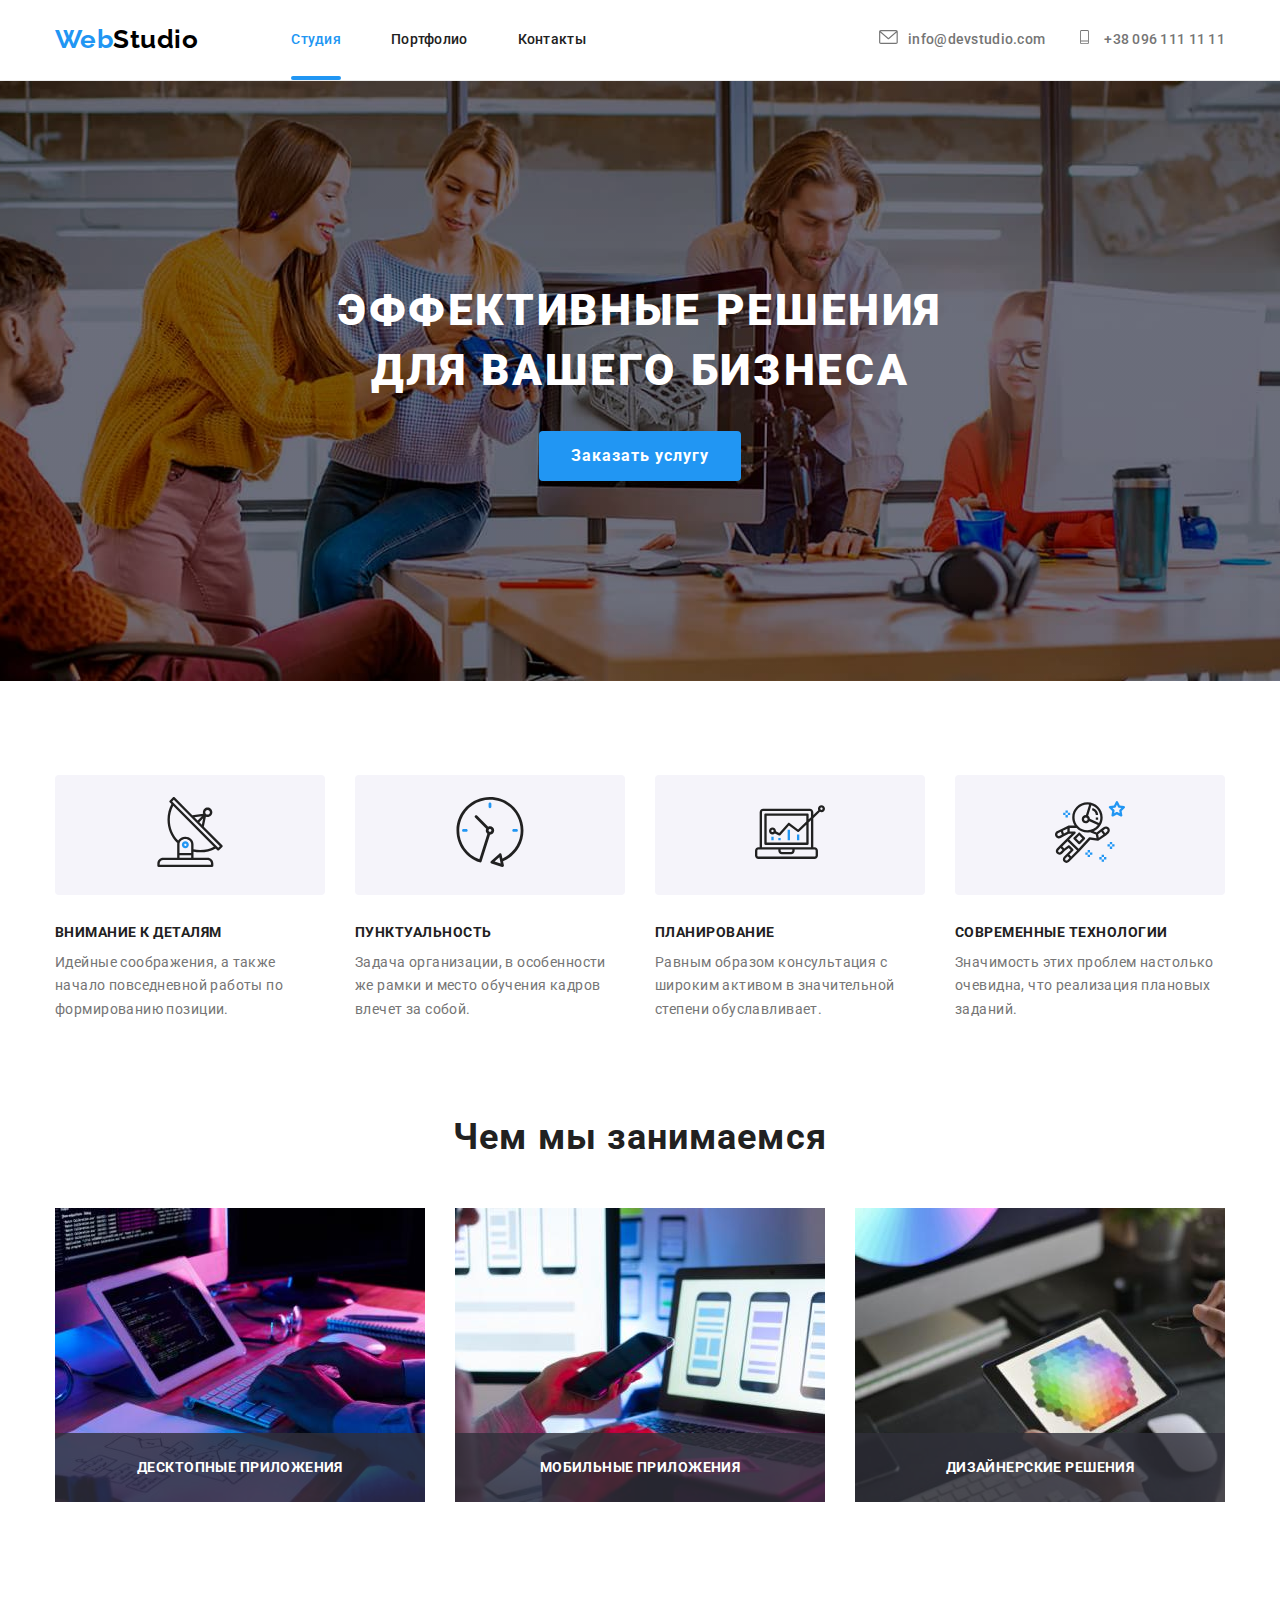
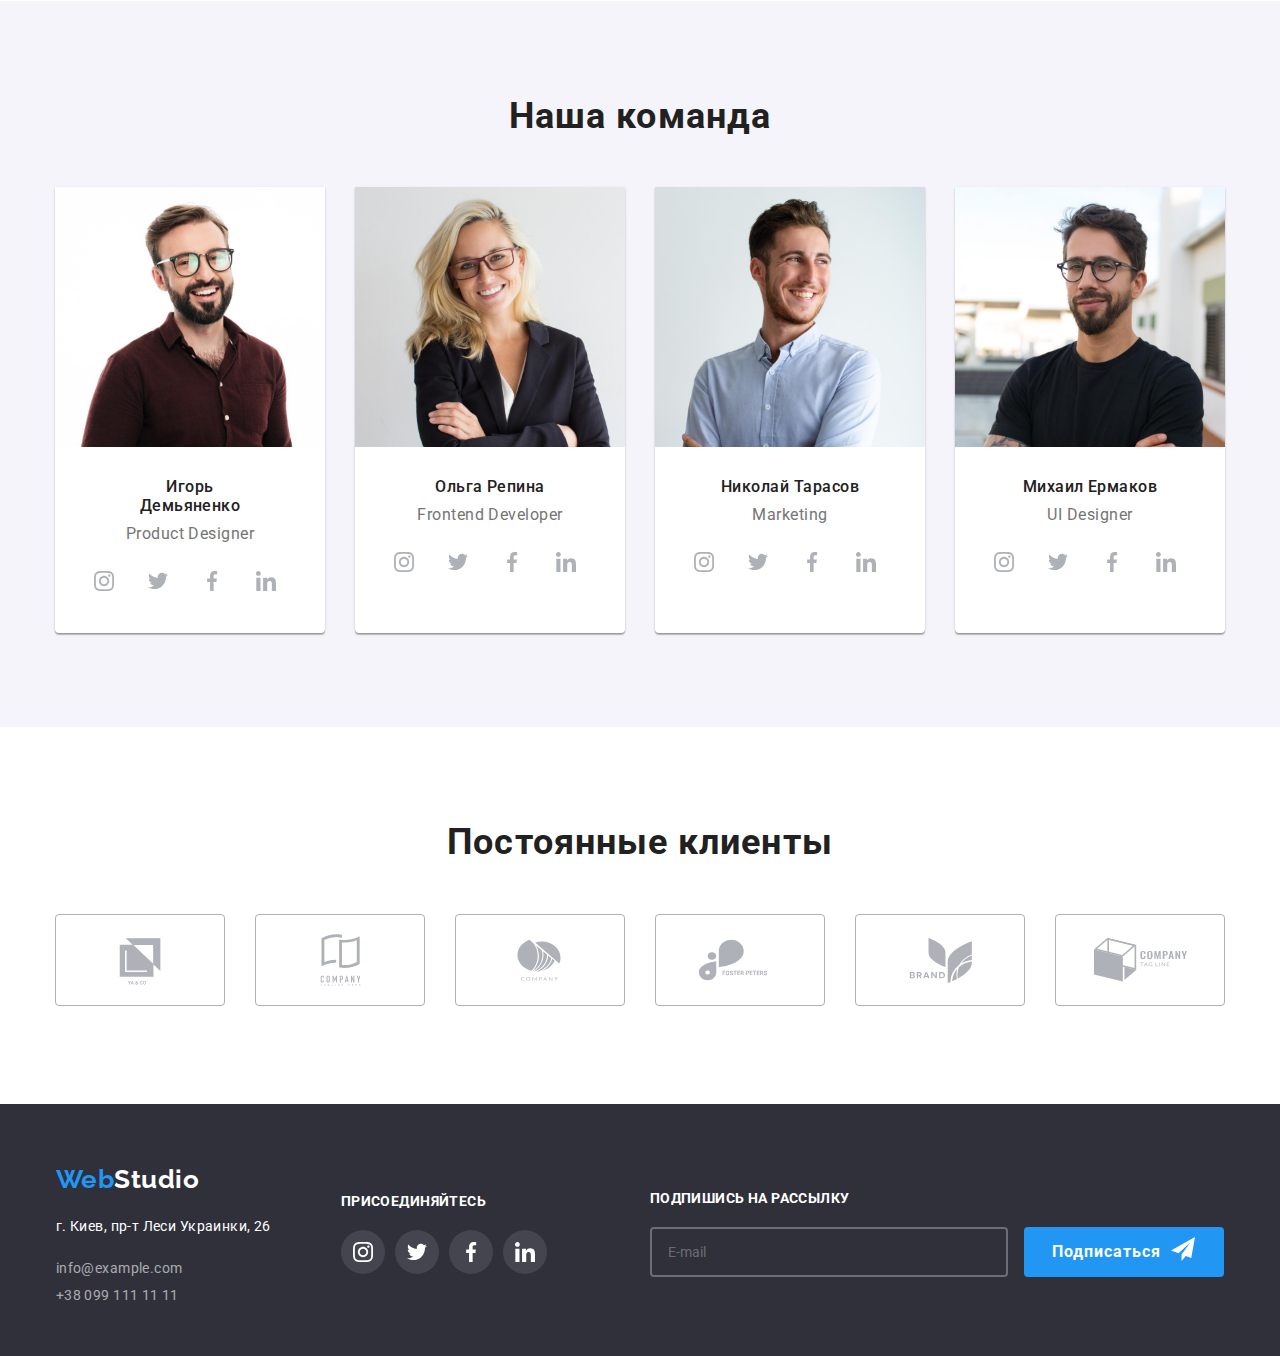
<file: index.html>
<!DOCTYPE html>
<html lang="ru">
  <head>
      <meta charset="UTF-8">
      <meta http-equiv="X-UA-Compatible" content="IE=edge">
      <meta name="viewport" content="width=device-width, initial-scale=1.0">
      <link rel="preconnect" href="https://fonts.googleapis.com">
      <link rel="preconnect" href="https://fonts.gstatic.com" crossorigin>
      <link href="https://fonts.googleapis.com/css2?family=Raleway:wght@700&family=Roboto:wght@400;500;700;900&display=swap"
        rel="stylesheet">
      <link rel="stylesheet" href="https://cdnjs.cloudflare.com/ajax/libs/modern-normalize/1.1.0/modern-normalize.min.css">
      <link rel="stylesheet" href="./css/main.min.css"/>
      <title>ВЕБ СТУДИЯ</title>
  </head>
  <body>
      <header class="header-page">
        <div class="header-wrap container">
          <a href="./index.html" class="logo primary">Web<span class="part">Studio</span></a>
          <nav class="header-nav">
            <ul class="header-list list">
              <li class="header-list__item"><a href="./index.html" class="header-list__menu current">Студия</a></li>
              <li class="header-list__item"><a href="./portfolio.html" class="header-list__menu">Портфолио</a></li>
              <li class="header-list__item"><a href="" class="header-list__menu">Контакты</a></li>
            </ul>
          </nav>
            <ul class="contacts-list list">
              <li class="contacts-list__item"><a href="mailto:info@devstudio.com" class="contacts-list__link mail">
                <svg class="mail-icon" width="19" height="14">
                  <use href="./images/symbol-defs.svg#icon-envelope"></use>
                </svg>info@devstudio.com</a></li>
              <li class="contacts-list__item"><a href="tel:+380961111111" class="contacts-list__link">
                <svg class="phone-icon" width="19" height="14">
                  <use href="./images/symbol-defs.svg#icon-phone"></use>
                </svg>+38 096 111 11 11</a></li>
            </ul>
        </div>
      </header>
    <main>
  <!--                   SECTION HERO                     -->
        
      <section class="hero">
            <h1 class="hero__title">Эффективные решения <br>для вашего бизнеса</h1>
            <button type="button" class="button__hero button" data-modal-open>Заказать услугу</button>
      </section>
  <!--                   SECTION DESCRIPTION              -->
      <section class="section benefits">
          <h2 class="visually-hidden">Наши преимущества</h2>
          <div class="container">
          <ul class="benefits list">
              <li class="benefits__item">
                <div class="benefits__wrap">
                  <a href="#"><svg class="benefits__icon" width="70" height="70">
                      <use href="./images/symbol-defs.svg#icon-antenna"></use></svg>
                  </a>
                </div>
                  <h3 class="benefits__title">Внимание к деталям</h3>
                  <p class="benefits__content">Идейные соображения, а также начало повседневной работы по формированию позиции.</p>
              </li>
              <li class="benefits__item">
                <div class="benefits__wrap">
                  <a href=""><svg class="benefits__icon" width="70" height="70">
                      <use href="./images/symbol-defs.svg#icon-clock"></use></svg></a></div>
                  <h3 class="benefits__title">Пунктуальность</h3>
                  <p class="benefits__content">Задача организации, в особенности же рамки и место обучения кадров влечет за собой.</p>
              </li>
              <li class="benefits__item">
                <div class="benefits__wrap">
                <a href=""><svg class="benefits__icon" width="70" height="70">
                    <use href="./images/symbol-defs.svg#icon-diagram"></use></svg></a></div>
                  <h3 class="benefits__title">Планирование</h3>
                  <p class="benefits__content">Равным образом консультация с широким активом в значительной степени обуславливает.</p>
              </li>
              <li class="benefits__item">
                <div class="benefits__wrap">
                  <a href=""><svg class="benefits__icon" width="70" height="70">
                      <use href="./images/symbol-defs.svg#icon-astronaut"></use></svg></a></div>
                  <h3 class="benefits__title">Современные технологии</h3>
                  <p class="benefits__content">Значимость этих проблем настолько очевидна, что реализация плановых заданий.</p>
              </li>
          </ul>
          </div>

        <h2 class="development__title">Чем мы занимаемся</h2>
      <div class="container development">
        <ul class="development list">
            <li class="development__item">
              <div class="development__wrap">
              <img src="./images/box1.jpg" width=370 alt="вэб разработка">
              <p class="development__content">ДЕСКТОПНЫЕ ПРИЛОЖЕНИЯ</p></div></li>
            <li class="development__item">
              <div class="development__wrap">
              <img src="./images/box2.jpg" width=370 alt="мобильная разработка">
              <p class="development__content">МОБИЛЬНЫЕ ПРИЛОЖЕНИЯ</p></div></li>
            <li class="development__item">
              <div class="development__wrap">
              <img src="./images/box3.jpg" width=370 alt="адаптивный дизайн">
              <p class="development__content">ДИЗАЙНЕРСКИЕ РЕШЕНИЯ</p></div></li>
        </ul>
      </div>
      </section>
  <!--                   Section Our Team                    -->
      <section class="section__team">
        <div class="container team">
        <h2 class="team__title">Наша команда</h2>
          <ul class="team__list list">
            <li class="team__item">
                <img class="team__img" src="./images/igor-photo.jpg" width=270 alt="продук дизайнер">
                <div class="team__employee">
                  <h3 class="team__member">Игорь Демьяненко</h3>
                  <p class="team__position">Product Designer</p>
                  <ul class="member-social list">
                    <li class="member-social__items">
                      <a href="" class="member-social__link">
                        <svg class="member-social__icon" width="20" height="20">
                          <use href="./images/symbol-defs.svg#icon-instagram"></use></svg>
                      </a>
                    </li>
                    <li class="member-social__items"><a href="#" class="member-social__link">
                      <svg class="member-social__icon" width="20" height="20">
                        <use href="./images/symbol-defs.svg#icon-twitter"></use></svg>
                        </a>
                      </li>
                    <li class="member-social__items"><a href="#" class="member-social__link">
                      <svg class="member-social__icon" width="20" height="20">
                        <use href="./images/symbol-defs.svg#icon-facebook"></use></svg>
                        </a>
                      </li>
                    <li class="member-social__items"><a href="#" class="member-social__link">
                      <svg class="member-social__icon" width="20" height="20">
                        <use href="./images/symbol-defs.svg#icon-linkedin"></use></svg>
                        </a>
                      </li>
                  </ul>
                </div>
            </li>
            <li class="team__item">
                <img class="team__img" src="./images/olga-photo.jpg" width=270 alt="фронтэнд разработчик">
                <div class="team__employee">
                  <h3 class="team__member">Ольга Репина</h3>
                  <p class="team__position">Frontend Developer</p>
                  <ul class="member-social list">
                    <li class="member-social__items">
                      <a href="#" class="member-social__link">
                        <svg class="member-social__icon" width="20" height="20">
                          <use href="./images/symbol-defs.svg#icon-instagram"></use></svg>
                      </a>
                    </li>
                    <li class="member-social__items"><a href="#" class="member-social__link">
                      <svg class="member-social__icon" width="20" height="20">
                        <use href="./images/symbol-defs.svg#icon-twitter"></use></svg>
                        </a>
                      </li>
                    <li class="member-social__items"><a href="#" class="member-social__link">
                      <svg class="member-social__icon" width="20" height="20">
                        <use href="./images/symbol-defs.svg#icon-facebook"></use></svg>
                        </a>
                      </li>
                    <li class="member-social__items"><a href="#" class="member-social__link">
                      <svg class="member-social__icon" width="20" height="20">
                        <use href="./images/symbol-defs.svg#icon-linkedin"></use></svg>
                        </a>
                      </li>
                  </ul>
                </div>
            </li>
            <li class="team__item">
                <img class="team__img" src="./images/mykola-photo.jpg" width=270 alt="маркетинг">
                <div class="team__employee">
                  <h3 class="team__member">Николай Тарасов</h3>
                  <p class="team__position">Marketing</p>
                  <ul class="member-social list">
                    <li class="member-social__items">
                      <a href="" class="member-social__link">
                        <svg class="member-social__icon" width="20" height="20">
                          <use href="./images/symbol-defs.svg#icon-instagram"></use></svg>
                      </a>
                    </li>
                    <li class="member-social__items"><a href="" class="member-social__link">
                      <svg class="member-social__icon" width="20" height="20">
                        <use href="./images/symbol-defs.svg#icon-twitter"></use></svg>
                        </a>
                      </li>
                    <li class="member-social__items"><a href="" class="member-social__link">
                      <svg class="member-social__icon" width="20" height="20">
                        <use href="./images/symbol-defs.svg#icon-facebook"></use></svg>
                        </a>
                      </li>
                    <li class="member-social__items"><a href="" class="member-social__link">
                      <svg class="member-social__icon" width="20" height="20">
                        <use href="./images/symbol-defs.svg#icon-linkedin"></use></svg>
                        </a>
                      </li>
                  </ul>
                </div>
            </li>
            <li class="team__item">
                <img class="team__img" src="./images/mychail-photo.jpg" width=270 alt="дизайнер">
                <div class="team__employee">
                  <h3 class="team__member">Михаил Ермаков</h3>
                  <p class="team__position">UI Designer</p>
                  <ul class="member-social list">
                    <li class="member-social__items">
                      <a href="" class="member-social__link">
                        <svg class="member-social__icon" width="20" height="20">
                          <use href="./images/symbol-defs.svg#icon-instagram"></use></svg>
                      </a>
                    </li>
                    <li class="member-social__items"><a href="" class="member-social__link">
                      <svg class="member-social__icon" width="20" height="20">
                        <use href="./images/symbol-defs.svg#icon-twitter"></use></svg>
                        </a>
                      </li>
                    <li class="member-social__items"><a href="" class="member-social__link">
                      <svg class="member-social__icon" width="20" height="20">
                        <use href="./images/symbol-defs.svg#icon-facebook"></use></svg>
                        </a>
                      </li>
                    <li class="member-social__items"><a href="" class="member-social__link">
                      <svg class="member-social__icon" width="20" height="20">
                        <use href="./images/symbol-defs.svg#icon-linkedin"></use></svg>
                        </a>
                      </li>
                  </ul>
                </div>
          </ul>
        </div>
      </section>
  <!--                   SECTION REGULAR CUSTOMERS             -->

      <section class="our-customers">
            <h2 class="customers__title">Постоянные клиенты</h2>
            <div class="container customers">
              <ul class="customers-list list">
                <li class="customers__item">
                  <a href="" class="customers__link"><svg class="customers__logo">
                  <use href="./images/symbol-defs.svg#icon-logo-1" width="106" height="60"></use></svg></a></li>
                <li class="customers__item">
                  <a href="" class="customers__link"><svg class="customers__logo">
                  <use href="./images/symbol-defs.svg#icon-logo-2" width="106" height="60"></use></svg></a></li>
                <li class="customers__item">
                  <a href="" class="customers__link"><svg class="customers__logo">
                  <use href="./images/symbol-defs.svg#icon-logo-3" width="106" height="60"></use></svg></a></li>
                <li class="customers__item">
                  <a href="" class="customers__link"><svg class="customers__logo">
                  <use href="./images/symbol-defs.svg#icon-logo-4" width="106" height="60"></use></svg></a></li>
                <li class="customers__item">
                  <a href="" class="customers__link"><svg class="customers__logo">
                  <use href="./images/symbol-defs.svg#icon-logo-5" width="106" height="60"></use></svg></a></li>        
                <li class="customers__item">
                  <a href="" class="customers__link"><svg class="customers__logo">
                  <use href="./images/symbol-defs.svg#icon-logo-6" width="106" height="60"></use></svg></a></li>
            </ul>
          </div>
      </section>
    </main>
  <!--  SECTION FOOTER  -->
      <footer class="footer section">
        <div class="footer__wrapper container">
          <div class="footer__wrapper--left">
            <a href="./index.html" class="logo secondary">Web<span class="part">Studio</span></a>
            <address>
              <ul class="list">
                <li class="address__item"><a href="" class="address__item--post">г. Киев, пр-т Леси Украинки, 26</a></li>
                <li class="address__item"><a href="mailto:info@example.com" class="address__item--contact">info@example.com</a></li>
                <li class="address__item"><a href="tel:+380991111111" class="address__item--contact">+38 099 111 11 11</a></li>
              </ul>
            </address>
          </div>
          <div class="footer__wrapper--center">
            <h2 class="footer__title">Присоединяйтесь</h2>
            <ul class="member-social list list">        
              <li><a href="" class="member-social__link footer-social__link">
                  <svg class="member-social__icon footer-social__icon" width="20" height="20">
                    <use href="./images/symbol-defs.svg#icon-instagram"></use></svg></a>
              </li>
              <li><a href="" class="member-social__link footer-social__link">
                <svg class="member-social__icon footer-social__icon" width="20" height="20">
                  <use href="./images/symbol-defs.svg#icon-twitter"></use></svg></a>
                </li>
              <li><a href="" class="member-social__link footer-social__link">
                <svg class="member-social__icon footer-social__icon" width="20" height="20">
                  <use href="./images/symbol-defs.svg#icon-facebook"></use></svg></a>
                </li>
              <li><a href="" class="member-social__link footer-social__link">
                <svg class="member-social__icon footer-social__icon" width="20" height="20">
                  <use href="./images/symbol-defs.svg#icon-linkedin"></use></svg></a>
                </li>
            </ul>
          </div>
          <div class="subscraber">
            <h2 class="footer__title">ПОДПИШИСЬ НА РАССЫЛКУ</h2>
            <input class="subscraber__input" type="email" name="email" placeholder="E-mail" required value="" minlength="5" maxlength="20" />
            <button class="button submit" type="submit"><span class="button-text">Подписаться</span>
              <span><svg class="icon-send"
                ><use href="./images/symbol-defs.svg#]icon-send" width="24" height="24"></use>
              </svg>
              </span>
            </button>
          </div>
        </div>
  <!-- MODAL SECTION -->
        <div class="backdrop is-hidden" data-modal>
              <div class="modal">
                <button data-modal-close class="modal-close-btn">
                  <svg class="close-icon"><use href="./images/symbol-defs.svg#icon-close" width="11" height="11"></use></svg></button>
                  <p class="modal-title">Оставьте свои данные, мы вам перезвоним</p>
                  <form class="form" autocomplete="off">
                    <label class="form-field" for="name">
                      <span class="form-label">Имя</span> 
                          <input type="text" class="form-input" name="name"/>
                          <svg class="icon-modal"><use href="./images/symbol-defs.svg#icon-person-modal" width="18" height="18">
                          </use></svg>
                    </label>
                    <label class="form-field" for="phone">
                      <span class="form-label">Телефон</span>
                          <input type="phone" class="form-input" name="phone"/>
                          <svg class="icon-modal"><use href="./images/symbol-defs.svg#icon-phone-modal" width="18" height="18">
                          </use></svg>
                    </label>
                    <label class="form-field" for="email">
                        <span class="form-label">Почта</span>
                          <input type="email" class="form-input" name="email"/>
                          <svg class="icon-modal"><use href="./images/symbol-defs.svg#icon-email-modal" width="18" height="18">
                          </use></svg>    
                    </label>
                    <label>
                      <textarea class="form-feedback" placeholder="Введите текст"></textarea>
                      <span class="textarea-title">Комментарий</span>
                    </label>
                    <div class="modal-field">
                      <input type="checkbox" class="modal-check visually-hidden" name="agree" id="agree"/>
                    <label for="agree" class="modal-check-text">
                      Cоглашаюсь с рассылкой и принимаю&nbsp;
                      <a class="policy" href="#">Условия Договора</a>
                    </label>
                    </div>
                    <span class="button-modal"><button class="button modal" type="submit" data-modal-close>Отправить</button></span>
                  </form>
              </div>
        </div>
      </footer>
  <script src="./js/modal.js">
  </script>
  </body>
</html>
</file>
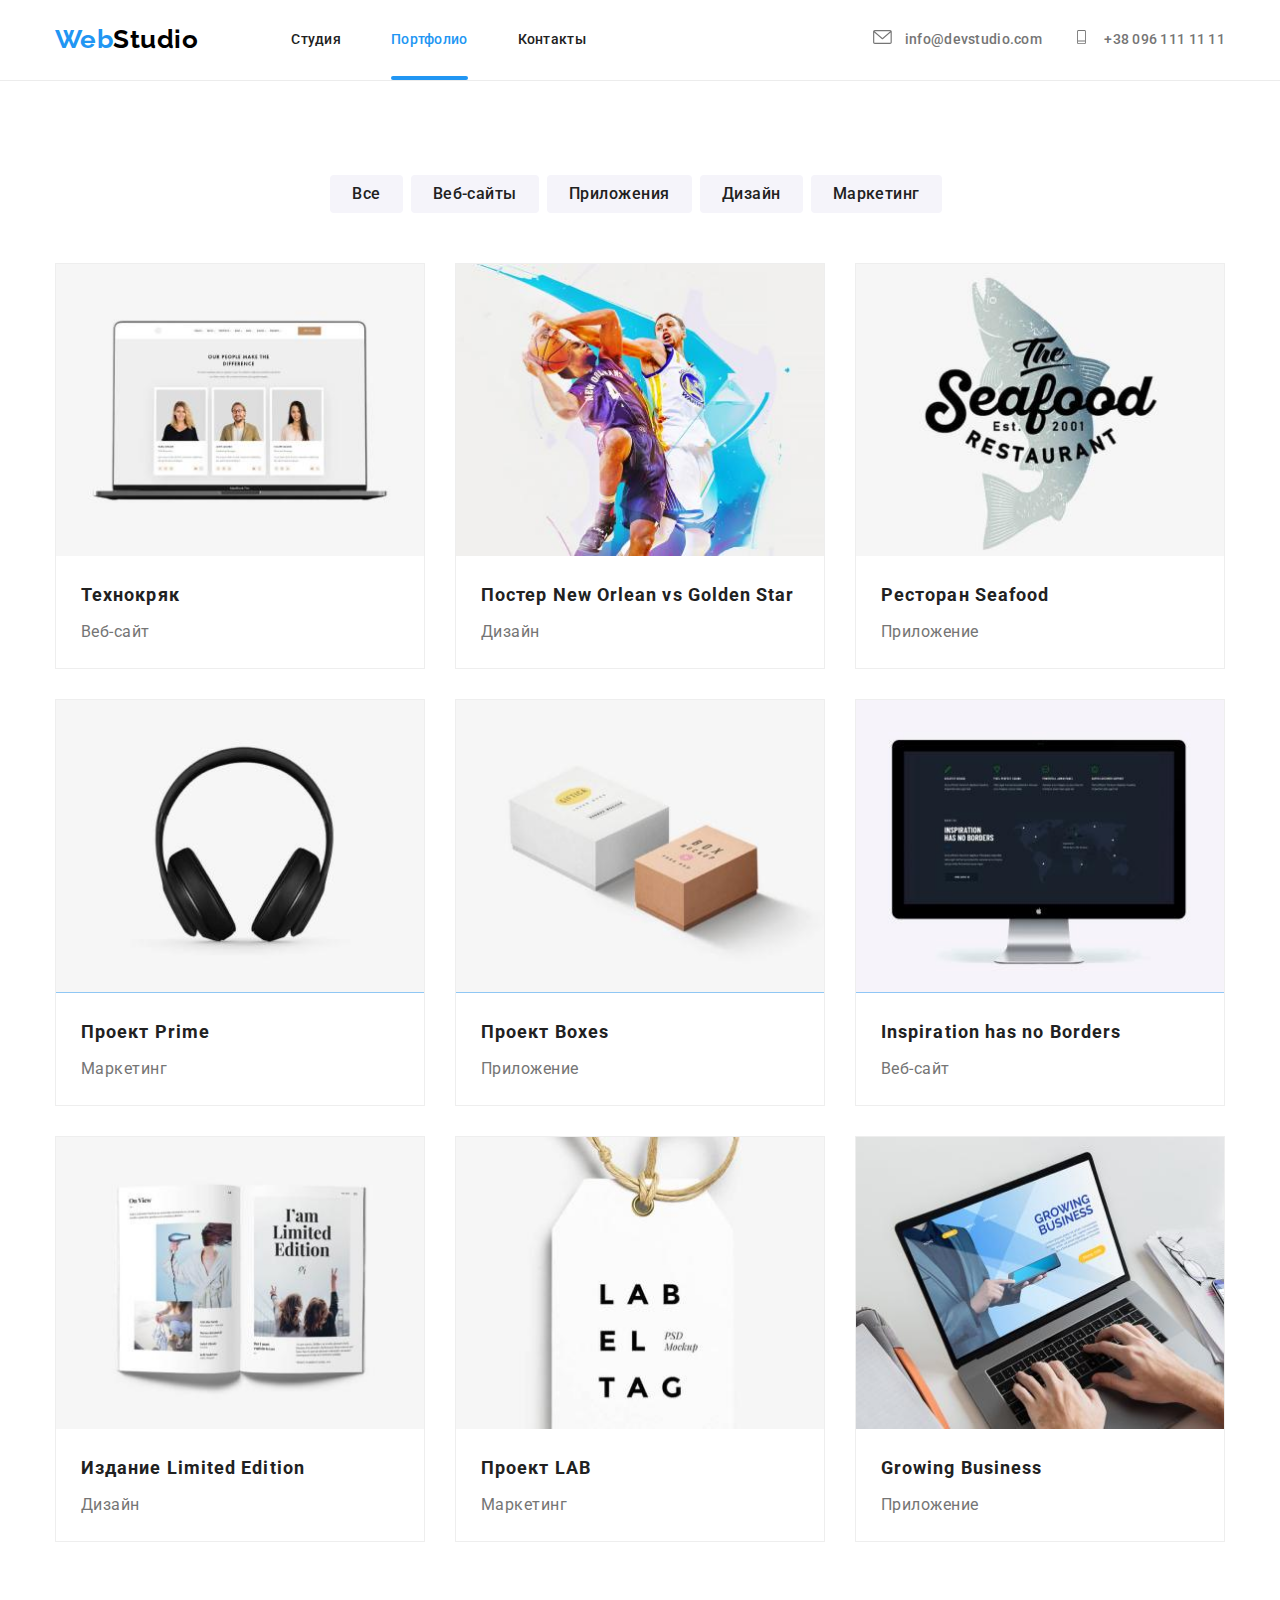
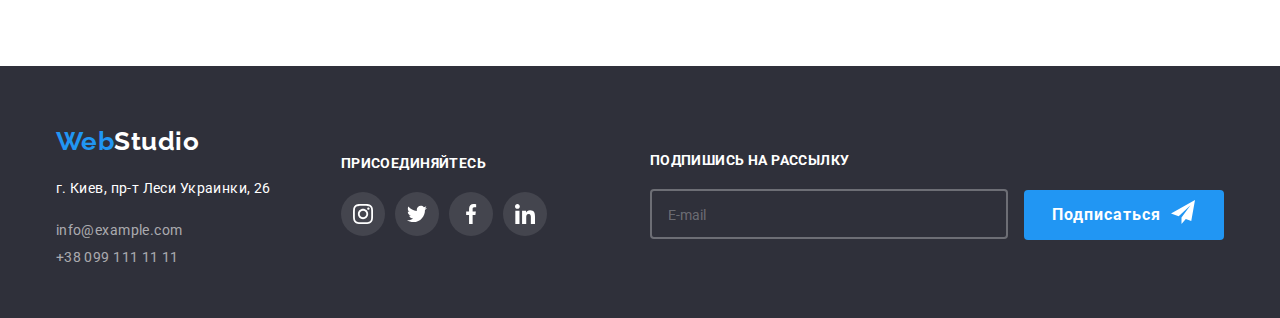
<file: portfolio.html>
<!DOCTYPE html>
<html lang="ru">

<head>
    <meta charset="UTF-8">
    <meta http-equiv="X-UA-Compatible" content="IE=edge">
    <meta name="viewport" content="width=device-width, initial-scale=1.0">
    <link rel="preconnect" href="https://fonts.googleapis.com">
    <link rel="preconnect" href="https://fonts.gstatic.com" crossorigin>
    <link
        href="https://fonts.googleapis.com/css2?family=Raleway:wght@700&family=Roboto:wght@400;500;700;900&display=swap"
        rel="stylesheet">
    <link rel="stylesheet"
        href="https://cdnjs.cloudflare.com/ajax/libs/modern-normalize/1.1.0/modern-normalize.min.css">
    <link rel="stylesheet" href="./css/main.min.css"/>
    <title>ВЕБ СТУДИЯ</title>
</head>
<body>
  <header class="header-page">
    <div class="container header-wrap">
      <a href="./index.html" class="logo primary">Web<span class="part">Studio</span></a>
      <nav class="header-nav">
        <ul class="header-list list">
          <li class="header-list__item"><a href="./index.html" class="header-list__menu">Студия</a></li>
          <li class="header-list__item"><a href="./portfolio.html" class="header-list__menu current">Портфолио</a></li>
          <li class="header-list__item"><a href="" class="header-list__menu">Контакты</a></li>
        </ul>
      </nav>
        <ul class="contacts-list list">
          <li class="contacts-list__item">
            <a href="mailto:info@devstudio.com" class="contacts-list__link link">
            <svg class="mail-icon" width="19" height="14"><use href="./images/symbol-defs.svg#icon-envelope"></use></svg>
              info@devstudio.com</a></li>
          <li class="contacts-list__item">
            <a href="tel:+380961111111" class="contacts-list__link">
            <svg class="phone-icon" width="19" height="14"><use href="./images/symbol-defs.svg#icon-phone"></use></svg>
            +38 096 111 11 11</a></li>
        </ul>
    </div>
  </header>
    <main>
        <!--                  NAVIGATION PORTFOLIO                      -->
    <section>
        <h1 class="visually-hidden">Навигация по портфолио</h1>
        <div class="portfolio container">
          <ul class="portfolio__list list">
            <li><button type="button" class="portfolio__link">Все</button></li>
            <li><button type="button" class="portfolio__link">Веб-сайты</button></li>
            <li><button type="button" class="portfolio__link">Приложения</button></li>
            <li><button type="button" class="portfolio__link">Дизайн</button></li>
            <li><button type="button" class="portfolio__link">Маркетинг</button></li>
          </ul>
        </div>
        <!--                   EXAMPLES GRID                            -->
        <div class="container examples">
            <ul class="examples-nav list">
                <li class="examples-card__item">
                  <div class="examples-wrap__item">
                    <a class="examples-card__link link" href=""><img src="./images/technokryak.jpg" width=370 alt="Технокряк вэбсайт">
                          <p class="examples__description">Ресурс предлагает комплексные предложения с разным уровнем функционала и сервисов.
                            Все это позволит посетителю получить исчерпывающие сведения о компании или частном лице.
                          </p></div>
                  <div class="examples-wrap"><h2 class="examples__title">Технокряк</h2><p class="examples__content">Веб-сайт</p>
                  </div>
                    </a>
                </li>
                <li class="examples-card__item">
                  <div class="examples-wrap__item">
                    <a class="examples-card__link link" href=""><img src="./images/poster.jpg" width=370 alt="Дизайн постер">
                    <p class="examples__description">Ресурс предлагает комплексные предложения с разным уровнем функционала и сервисов.
                        Все это позволит посетителю получить исчерпывающие сведения о компании или частном лице.</p></div>
                        <div class="examples-wrap">
                        <h2 class="examples__title">Постер New Orlean vs Golden Star</h2>
                        <p class="examples__content">Дизайн</p>
                    </div></a>
                </li>
                <li class="examples-card__item">
                  <div class="examples-wrap__item">
                    <a class="examples-card__link link" href=""><img src="./images/seafood.jpg" width=370 alt="Ресторан">
                    <p class="examples__description">Ресурс предлагает комплексные предложения с разным уровнем функционала и сервисов.
                        Все это позволит посетителю получить исчерпывающие сведения о компании или частном лице.</p></div>
                        <div class="examples-wrap">
                        <h2 class="examples__title">Ресторан Seafood</h2>
                        <p class="examples__content">Приложение</p>
                    </div>
                    </a>
                </li>
                <li class="examples-card__item">
                  <div class="examples-wrap__item">
                    <a class="examples-card__link link" href=""><img src="./images/project-prime.jpg" width=370 alt="Проект прайм">
                    <p class="examples__description">Ресурс предлагает комплексные предложения с разным уровнем функционала и сервисов.
                        Все это позволит посетителю получить исчерпывающие сведения о компании или частном лице.</p></div>
                        <div class="examples-wrap">
                        <h2 class="examples__title">Проект Prime</h2>
                        <p class="examples__content">Маркетинг</p>
                    </div>
                    </a>
                </li>
                <li class="examples-card__item">
                  <div class="examples-wrap__item">
                    <a class="examples-card__link link" href=""><img src="./images/project-boxes.jpg" width=370 alt="проект боксес">
                    <p class="examples__description">Ресурс предлагает комплексные предложения с разным уровнем функционала и сервисов.
                        Все это позволит посетителю получить исчерпывающие сведения о компании или частном лице.</p></div>
                        <div class="examples-wrap">
                        <h2 class="examples__title">Проект Boxes</h2>
                        <p class="examples__content">Приложение</p>
                    </div>
                    </a>
                </li>
                <li class="examples-card__item">
                  <div class="examples-wrap__item">
                    <a class="examples-card__link link" href=""><img src="./images/inspiration.jpg" width=370 alt="Вжохновение">
                    <p class="examples__description">Ресурс предлагает комплексные предложения с разным уровнем функционала и сервисов.
                        Все это позволит посетителю получить исчерпывающие сведения о компании или частном лице.</p></div>
                        <div class="examples-wrap">
                        <h2 class="examples__title">Inspiration has no Borders</h2>
                        <p class="examples__content">Веб-сайт</p>
                    </div>
                    </a>
                </li>
                <li class="examples-card__item">
                  <div class="examples-wrap__item">
                    <a class="examples-card__link link" href=""><img src="./images/limited-edition.jpg" width=370 alt="Издание вэбсайт">
                      <p class="examples__description">Ресурс предлагает комплексные предложения с разным уровнем функционала и сервисов.
                        Все это позволит посетителю получить исчерпывающие сведения о компании или частном лице.</p></div>
                    <div class="examples-wrap">
                        <h2 class="examples__title">Издание Limited Edition</h2>
                        <p class="examples__content">Дизайн</p>
                    </div>
                    </a>
                </li>
                <li class="examples-card__item">
                  <div class="examples-wrap__item">
                    <a class="examples-card__link link" href=""><img src="./images/project-lab.jpg" width=370 alt="Проект ЛАБ">
                    <p class="examples__description">Ресурс предлагает комплексные предложения с разным уровнем функционала и сервисов.
                        Все это позволит посетителю получить исчерпывающие сведения о компании или частном лице.</p></div>
                        <div class="examples-wrap">
                    <h2 class="examples__title">Проект LAB</h2>
                    <p class="examples__content">Маркетинг</p>
                  </div>
                    </a>
                </li>
                <li class="examples-card__item">
                  <div class="examples-wrap__item">
                    <a class="examples-card__link link" href=""><img src="./images/growing-bussiness.jpg" width=370 alt="Растущий бизнес">
                    <p class="examples__description">Ресурс предлагает комплексные предложения с разным уровнем функционала и сервисов.
                        Все это позволит посетителю получить исчерпывающие сведения о компании или частном лице.</p></div>
                        <div class="examples-wrap">
                        <h2 class="examples__title">Growing Business</h2>
                    <p class="examples__content">Приложение</p>
                  </div>
                    </a>
                </li>
            </ul>
        </div>
    </section>
    </main>
      <!--  SECTION FOOTER  -->
    <footer class="footer section">
      <div class="footer__wrapper container">
          <div class="footer__wrapper--left">
            <a href="./index.html" class="logo secondary">Web<span class="part">Studio</span></a>
            <address>
              <ul class="list">
                <li class="address__item"><a href="" class="address__item--post">г. Киев, пр-т Леси Украинки, 26</a></li>
                <li class="address__item"><a href="mailto:info@example.com" class="address__item--contact">info@example.com</a></li>
                <li class="address__item"><a href="tel:+380991111111" class="address__item--contact">+38 099 111 11 11</a></li>
              </ul>
            </address>
          </div>
          <div class="footer__wrapper--center">
            <h2 class="footer__title">Присоединяйтесь</h2>
            <ul class="member-social list list">        
              <li><a href="" class="member-social__link footer-social__link">
                  <svg class="member-social__icon footer-social__icon" width="20" height="20">
                    <use href="./images/symbol-defs.svg#icon-instagram"></use></svg></a>
              </li>
              <li><a href="" class="member-social__link footer-social__link">
                <svg class="member-social__icon footer-social__icon" width="20" height="20">
                  <use href="./images/symbol-defs.svg#icon-twitter"></use></svg></a>
              </li>
              <li><a href="" class="member-social__link footer-social__link">
                <svg class="member-social__icon footer-social__icon" width="20" height="20">
                  <use href="./images/symbol-defs.svg#icon-facebook"></use></svg></a>
              </li>
              <li><a href="" class="member-social__link footer-social__link">
                <svg class="member-social__icon footer-social__icon" width="20" height="20">
                  <use href="./images/symbol-defs.svg#icon-linkedin"></use></svg></a>
              </li>
            </ul>
          </div>
          <div class="subscraber">
            <h2 class="footer__title">ПОДПИШИСЬ НА РАССЫЛКУ</h2>
            <input class="subscraber__input" type="email" name="email" placeholder="E-mail" required value="" minlength="5" maxlength="20" />
            <button class="button submit" type="submit"><span class="button-text">Подписаться</span>
              <span><svg class="icon-send"><use href="./images/symbol-defs.svg#]icon-send" width="24" height="24"></use></svg></span>
            </button>
      </div>
      </div>
    </footer>
    </body>
</html>
</file>
<file: css/main.min.css>
:root{--primary-text-color: #212121;--secondary-text-color:#757575;--accent-text-color: #2196f3;--bg-primary-color: #ffffff;--bg-secondary-color: #f5f4fa;--bg-footer-color: #2f303a;--transition-fast: 250ms ease-in-out;--transition-slow: 600ms ease-in-out}.visually-hidden{position:absolute;white-space:nowrap;width:1px;height:1px;overflow:hidden;border:0;padding:0;clip-path:inset(100%);clip:rect(0 0 0 0);margin:-1px}h1,h2,h3,p,ul{margin:0}img{display:block;width:100%;height:auto}ul,ol{margin:0;padding:0}.link{text-decoration:none;transition-property:color;transition-timing-function:cubic-bezier(0.4, 0, 0.2, 1);transition:color var(--transition-fast),background-color var(--transition-fast)}.list{list-style:none;padding:0;margin:0}address{font-style:normal}body{color:var(--primary-text-color);font-family:"Roboto", sans-serif;letter-spacing:0.03em}button{padding:0;border:none;font:inherit;color:inherit;background-color:transparent;cursor:pointer}.button{display:inline-block;color:#ffffff;background-color:var(--accent-text-color);font-family:inherit;font-weight:700;font-size:16px;line-height:1.88;letter-spacing:0.06em;min-width:200px;height:50px;border-radius:4px;border:1px transparent;padding:10px 32px;transition-property:background-color;transition-timing-function:cubic-bezier(0.4, 0, 0.2, 1);transition:color var(--transition-fast),background-color var(--transition-fast)}.button:hover,.button:focus{background-color:var(--bg-primary-color);color:var(--accent-text-color);transition-property:background-color;transition-timing-function:cubic-bezier(0.4, 0, 0.2, 1);transition:color var(--transition-fast),background-color var(--transition-fast)}.container{width:1200px;padding-left:15px;padding-right:15px;margin:0 auto}section{padding-top:94px;padding-bottom:94px}.header-page{background:var(--bg-primary-color);margin-top:24px;padding-bottom:25px;border-bottom:1px solid #ECECEC}.header-list__menu{color:inherit;font-weight:500;font-size:14px;line-height:1.14;letter-spacing:0.02em;text-decoration:none;position:relative;transition-property:background-color;transition-duration:250ms;transition-timing-function:cubic-bezier(0.4, 0, 0.2, 1);transition:color var(--transition-fast),background-color var(--transition-fast)}.header-list__menu.current::after{content:'';position:absolute;width:100%;height:4px;border-radius:2px;background-color:var(--accent-text-color);left:0;top:45px}.header-list{display:flex}.contacts-list{display:flex;margin-left:auto}.header-list__item:not(:last-child){margin-right:50px}.header-list__item:not(:last-child){margin-right:50px}.header-wrap{display:flex;align-items:center}.header-page .contacts-list__link{color:var(--secondary-text-color);font-weight:500;font-size:14px;line-height:1.14;letter-spacing:0.02em;text-decoration:none}.header-list__menu.current{color:var(--accent-text-color)}.header-page .header-list__menu:hover,.header-page .header-list__menu:focus,.header-page .contacts-list__link:hover,.header-page .contacts-list__link:focus{color:var(--accent-text-color)}.mail-icon,.phone-icon{margin-left:30px;fill:#757575;margin-right:10px;transition-property:fill;transition-duration:250ms;transition-timing-function:cubic-bezier(0.4, 0, 0.2, 1);transition:color var(--transition-fast),background-color var(--transition-fast)}.header-page .contacts-list__link:hover .mail-icon{fill:var(--accent-text-color)}.header-page .contacts-list__link:focus .mail-icon{fill:var(--accent-text-color)}.header-page .contacts-list__link:hover .phone-icon{fill:var(--accent-text-color)}.header-page .contacts-list__link:focus .phone-icon{fill:var(--accent-text-color)}.logo{color:var(--accent-text-color);font-family:Raleway;font-weight:700;font-size:26px;line-height:1.19;text-decoration:none;transition-property:background-color;transition-duration:250ms;transition-timing-function:cubic-bezier(0.4, 0, 0.2, 1);transition:color var(--transition-fast),background-color var(--transition-fast)}.logo.primary .part{color:#000;margin-right:93px}.logo.secondary .part{color:#ffffff;margin-bottom:20px}.portfolio__list{display:flex;justify-content:center;margin-bottom:50px}.portfolio__link{background-color:var(--bg-secondary-color);cursor:pointer;font-family:inherit;font-weight:500;font-size:16px;line-height:1.63;letter-spacing:0.03em;padding:6px 22px;margin-right:8px;border-radius:4px;border:1px transparent;transition-property:background-color;transition-duration:250ms;transition-timing-function:cubic-bezier(0.4, 0, 0.2, 1);transition:color var(--transition-fast),background-color var(--transition-fast)}.portfolio__link:hover,.portfolio__link:focus{color:#ffffff;background-color:var(--accent-text-color);box-shadow:0px 2px 2px 0px #0000001F;box-shadow:0px 1px 2px 0px #00000014;box-shadow:0px 3px 1px 0px #0000001A}.examples-nav{display:flex;flex-wrap:wrap}.examples__title{font-weight:700;font-size:18px;line-height:2;letter-spacing:0.06em;margin-bottom:4px;color:var(--primary-text-color)}.examples__content{font-size:16px;line-height:1.87;color:var(--secondary-text-color)}.examples-wrap__item{position:relative;overflow:hidden}.examples__description{position:absolute;transform:translateY(100%);transition:transform 250ms;padding:63px 24px;bottom:0;left:0;font-weight:400;font-size:18px;line-height:1.56;letter-spacing:0.03em;color:var(--bg-primary-color);background:rgba(33,150,243,0.9)}.examples-card__item:hover .examples__description{transform:translateY(0%)}.examples-card__item{width:370px;border:1px solid #EEEEEE;margin-bottom:30px}.examples-card__item:hover,.examples-card__item:focus{box-shadow:0px 4px 4px rgba(0,0,0,0.25)}.examples-card__item:not(:nth-child(3n)){margin-right:30px}.hero{text-align:center;background-color:var(--bg-footer-color);background-image:linear-gradient(rgba(0,0,0,0.2), rgba(0,0,0,0.2)),url(../images/hero-Img.jpg);background-repeat:no-repeat;background-size:cover;background-position:center;padding-top:200px;padding-bottom:200px}.hero__title{margin-bottom:30px;text-transform:uppercase;color:var(--bg-primary-color);font-weight:900;font-size:44px;line-height:1.36;letter-spacing:0.06em}.container .benefits{display:inline-flex;margin-right:auto}.benefits__wrap{width:270px;height:120px;display:inline-flex;align-items:center;justify-content:center;background:#F5F4FA;border-radius:4px;margin-bottom:30px}.benefits__wrap:not(:last-child){margin-right:30px}.benefits__title{width:270px;font-weight:700;font-size:14px;line-height:1.14;text-transform:uppercase;margin-bottom:10px}.benefits__title:before{content:'';display:block;background:#000}.benefits__content{width:270px;font-style:normal;font-weight:400;font-size:14px;letter-spacing:0.03em;line-height:1.71;color:var(--secondary-text-color);margin-bottom:94px}.development__title{font-weight:700;font-size:36px;line-height:1.17;letter-spacing:0.03em;margin-bottom:50px;text-align:center}.team__title{font-weight:700;font-size:36px;line-height:1.17;letter-spacing:0.03em;margin-bottom:50px;text-align:center}.customers__title{font-weight:700;font-size:36px;line-height:1.17;letter-spacing:0.03em;margin-bottom:50px;text-align:center}.container .development{display:inline-flex;align-items:center;justify-content:center}.development__item{position:relative;overflow:hidden}.development__item:not(:last-child){margin-right:30px}.development__content{width:370px;position:absolute;padding:27px 82px;bottom:0;left:0;font-weight:700;font-size:14px;line-height:1.14;text-align:center;letter-spacing:0.03em;text-transform:uppercase;text-align:center;color:var(--bg-primary-color);background:rgba(47,48,58,0.8)}.container .team{display:inline-flex;margin-right:auto}.section__team{background-color:var(--bg-secondary-color)}.team__img{margin-bottom:30px}.team__item{width:270px;background-color:var(--bg-primary-color);text-align:center;border-radius:0px 0px 4px 4px;box-shadow:0px 2px 1px rgba(0,0,0,0.2),0px 1px 3px rgba(0,0,0,0.12),0px 1px 1px rgba(0,0,0,0.14)}.team__item:not(:last-child){margin-right:30px}.team__list{display:flex}.team__member{font-weight:500;font-size:16px;line-height:1.19;letter-spacing:0.03em;margin-bottom:10px}.team__employee{padding:0px 59px 30px 59px}.examples-wrap{padding:20px 24px;border:1px solid transparent}.team__position{font-weight:400;margin-bottom:16px;color:var(--secondary-text-color)}.member-social{display:flex;justify-content:center}.member-social__icon{fill:#afb1b8}.member-social__link:hover .member-social__icon{fill:#fff}.member-social__link:focus .member-social__icon{fill:#fff}.member-social__link{width:44px;height:44px;border-radius:50px;background-color:transparent;display:flex;align-items:center;justify-content:center;margin-right:10px;transition-property:background-color;transition-duration:250ms;transition-timing-function:cubic-bezier(0.4, 0, 0.2, 1);transition:color var(--transition-fast),background-color var(--transition-fast)}.member-social__link:hover{background-color:var(--accent-text-color)}.member-social__link:focus{background-color:var(--accent-text-color)}.customers__item{width:170px;height:92px}.customers__item:not(:last-child){margin-right:30px}.customers-list{display:inline-flex}.customers__logo{width:170px;height:92px;padding:16px 32px;fill:#afb1b8;display:block;align-items:center;justify-content:center;background-color:var(--bg-primary-color);border:1px solid #afb1b8;border-radius:4px;transition-property:fill;transition-duration:250ms;transition-timing-function:cubic-bezier(0.4, 0, 0.2, 1);transition:color var(--transition-fast),background-color var(--transition-fast)}.customers__link:hover .customers__logo{fill:var(--accent-text-color);border:1px solid var(--accent-text-color)}.customers__link:focus .customers__logo{fill:var(--accent-text-color);border:1px solid var(--accent-text-color)}.customers__link:hover .customers__link:focus{color:var(--accent-text-color)}.subscraber__input{width:358px;height:50px;background-color:var(--bg-footer-color);outline:none;border:1px solid rgba(255,255,255,0.3);border-radius:4px;padding:16px;margin-right:12px}.subscraber__input::placeholder{font-weight:400;font-size:14px;line-height:1.14;letter-spacing:0.01em;color:rgba(255,255,255,0.3);opacity:1}.subscraber__input:active{border:1px solid rgba(255,255,255,0.3);color:rgba(255,255,255,0.3)}.subscraber__input:not(placeholder-shown){border:2px solid rgba(255,255,255,0.3);color:rgba(255,255,255,0.3)}.form-subscraber{display:block;margin-bottom:28px;border:1px solid rgba(33,33,33,0.2);border-radius:4px}.button.submit{display:inline-flex;padding:10px 28px;width:200px;height:50px}.button-text{font-weight:700;font-size:16px;line-height:1.87;letter-spacing:0.06em;margin-right:10px}.modal-close-btn{position:absolute;align-items:center;cursor:pointer;outline:none;background:none;top:8px;right:8px;width:30px;height:30px;border-radius:30px;border:1px solid rgba(0,0,0,0.1);padding:8px}.close-icon{color:var(--primary-text-color)}.modal-close-btn:hover{fill:var(--accent-text-color)}.backdrop{position:absolute;width:100%;height:100%;background-color:rgba(0,0,0,0.2);top:0}.is-hidden{opacity:0;pointer-events:none;visibility:hidden}.modal{width:528px;height:581px;background:var(--bg-primary-color);box-shadow:0px 1px 3px rgba(0,0,0,0.12),0px 1px 1px rgba(0,0,0,0.14),0px 2px 1px rgba(0,0,0,0.2);border-radius:4px;position:absolute;top:50%;left:50%;transform:translate(-50%, -50%);padding:40px}.modal-title{font-weight:700;font-style:inherit;font-size:20px;line-height:1.15;text-align:center;letter-spacing:0.03em;color:var(--primary-text-color);padding-top:0;margin-bottom:24px}.form-input{width:100%;height:40px;padding:10px 40px;font:inherit;border:1px solid rgba(33,33,33,0.2);border-radius:4px}.form-field,.form-feedback{position:relative;display:block;width:448px;margin-bottom:28px}.form-label{position:absolute;top:50%;left:40px;font-size:12px;color:var(--secondary-text-color);line-height:1px;letter-spacing:0.01em;transform:translateY(-50%)}.form-feedback{position:relative;height:120px;padding:16px 12px;border:1px solid rgba(33,33,33,0.2);border-radius:4px}.textarea-title{position:absolute;top:48%;left:8%;font-size:12px;color:var(--secondary-text-color);line-height:1px;letter-spacing:0.01em;transform:translateY(-50%)}.icon-modal{position:absolute;top:50%;left:10px;display:inline-block;width:18px;height:18px;fill:var(--primary-text-color);transform:translateY(-50%)}.form-input:focus+.form-label,.form-input:not(:placeholder-shown) ~ .form-label{transform:translateY(54px)}.form-field:focus-within>.form-label{transform:translate(-40px, -30px)}.form-input:hover,.form-feedback:hover{border-color:var(--accent-text-color)}.form-input:hover+.icon-modal{fill:var(--accent-text-color)}textarea{width:100%;height:120px;resize:none;padding:16px 12 px}.form-feedback::placeholder{font-weight:400;font-size:14px;line-height:1.14;letter-spacing:0.01em;color:rgba(117,117,117,0.5);opacity:1}.modal-check-text{font-weight:400;font-size:14px;line-height:1.71;letter-spacing:0.03em;color:#757575;display:inline-flex;margin-bottom:30px;cursor:pointer}.modal-check-text:before{content:'';width:16px;height:15px;margin-left:10px;margin-right:7px;align-items:flex-end;border:2px solid var(--primary-text-color);border-radius:2px;display:block}.modal-check:checked+.modal-check-text::before{background-image:url(../images/icon-check.svg);background-repeat:no-repeat;background-size:cover;background-position:center;border:none}.policy:visited{color:var(--accent-text-color)}.modal-field{display:flex;align-items:center}.button.modal{position:relative;left:50%;transform:translate(-50%, 0);display:inline-block;color:#ffffff;background-color:var(--accent-text-color);font-family:inherit;font-weight:700;font-size:16px;line-height:1.88;letter-spacing:0.06em;width:200px;height:50px;border-radius:4px;border:1px transparent;padding:10px 32px}.button.modal:hover{box-shadow:0px 4px 4px rgba(0,0,0,0.15);transition-duration:250ms;transition-timing-function:cubic-bezier(0.4, 0, 0.2, 1);transition:color var(--transition-fast),background-color var(--transition-fast)}.footer{height:252px;background:var(--bg-footer-color);padding-top:60px;padding-bottom:60px;bottom:0}.address__item--post{font-style:normal;font-size:14px;line-height:1.71;letter-spacing:0.03em;text-decoration:none;color:#ffffff}.address__item--post:hover,.address__item--post:focus{color:var(--accent-text-color)}.address__item--contact{font-style:normal;font-size:14px;line-height:1.71px;letter-spacing:0.03em;text-decoration:none;color:rgba(255,255,255,0.6);margin-right:70px}.address__item--contact:hover,.address__item--contactitem:focus{color:var(--accent-text-color)}.address__item{margin-top:20px;margin-bottom:9px}.address__item:last-child{margin-bottom:0px}.address__item:last-child:not(:first-child){margin-top:0px}.footer__title{text-transform:uppercase;font-weight:700;font-size:14px;line-height:1.14;letter-spacing:0.03em;color:#FFFFFF;margin-bottom:20px}.footer-social__icon{fill:#FFFFFF}.footer-social__link{background-color:rgba(255,255,255,0.1)}.footer__wrapper--center{display:block;justify-content:center;margin-right:93px}.footer__wrapper--left{display:block;align-items:flex-start;margin-right:70px}.footer__wrapper{display:flex;align-items:center;justify-content:center}.icon-send{width:24px;height:24px}
/*# sourceMappingURL=main.min.css.map */
</file>
